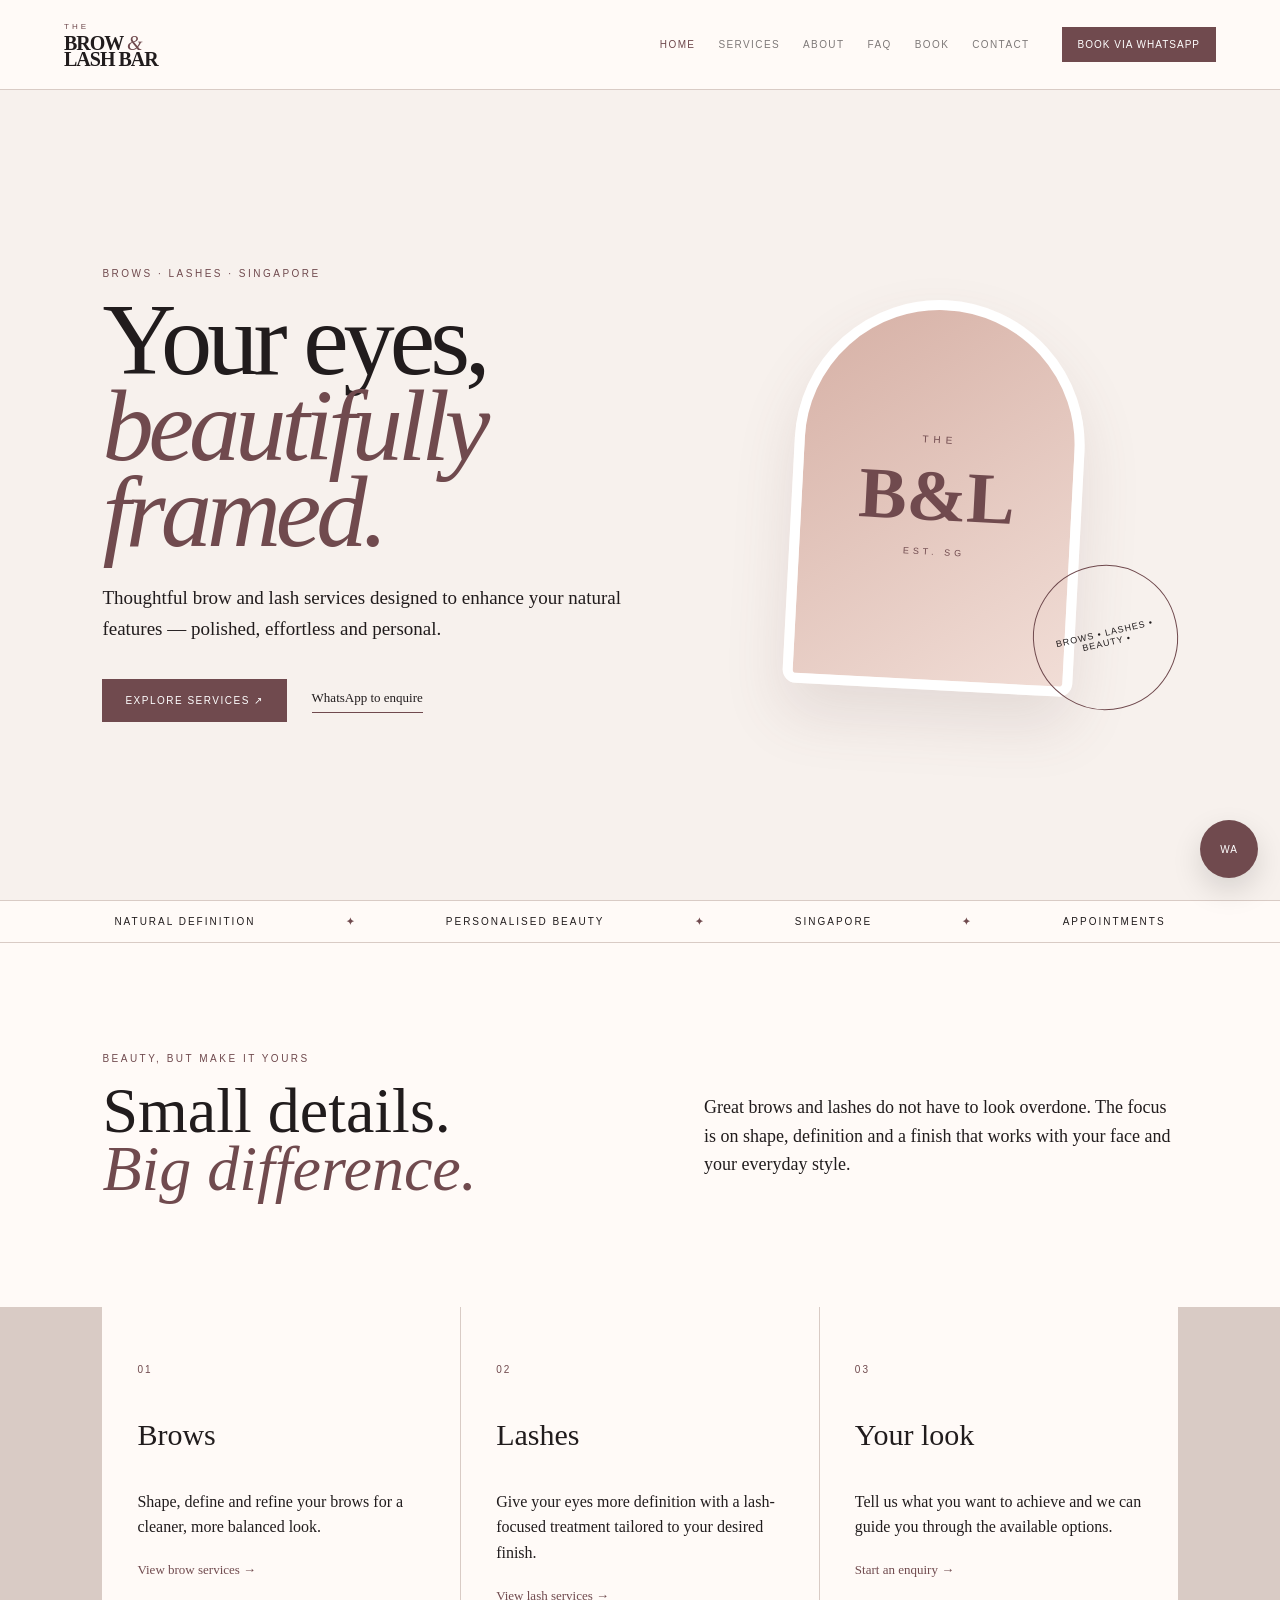
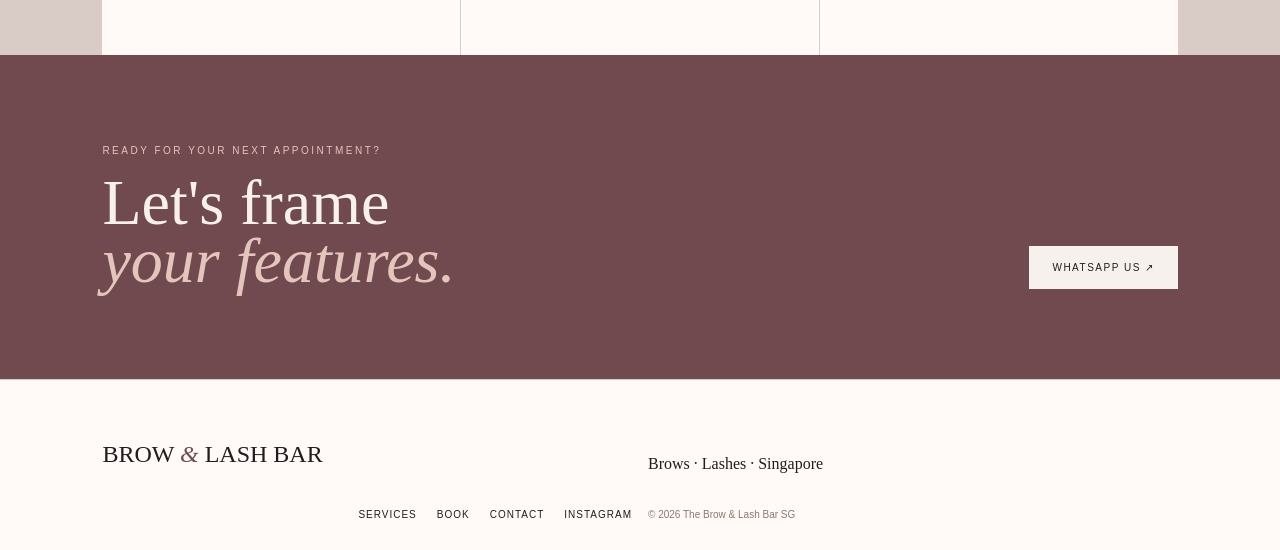
<file: index.html>
<!doctype html><html lang="en"><head><meta charset="utf-8"><meta name="viewport" content="width=device-width,initial-scale=1"><meta name="description" content="The Brow & Lash Bar SG — brows, lashes and beauty appointments in Singapore."><title>The Brow & Lash Bar SG | Brows & Lashes</title><link rel="stylesheet" href="styles.css"></head><body><div class="loader"><span>THE BROW & LASH BAR</span></div><header><a class="logo" href="index.html"><small>THE</small>BROW <i>&</i><br>LASH BAR</a><button class="menu">☰</button><nav><a class="active" href="index.html">Home</a><a href="services.html">Services</a><a href="about.html">About</a><a href="faq.html">FAQ</a><a href="book.html">Book</a><a href="contact.html">Contact</a></nav><a class="book-top" href="https://wa.me/6596779809">Book via WhatsApp</a></header><main><section class="hero"><div><p class="eyebrow">Brows · Lashes · Singapore</p><h1>Your eyes,<br><em>beautifully framed.</em></h1><p>Thoughtful brow and lash services designed to enhance your natural features — polished, effortless and personal.</p><div class="actions"><a class="btn" href="services.html">Explore services ↗</a><a class="under" href="https://wa.me/6596779809">WhatsApp to enquire</a></div></div><div class="hero-visual"><div class="arch"><span>THE</span><strong>B&L</strong><small>EST. SG</small></div><div class="orbit">BROWS • LASHES • BEAUTY •</div></div></section><section class="ticker"><span>Natural definition</span><b>✦</b><span>Personalised beauty</span><b>✦</b><span>Singapore</span><b>✦</b><span>Appointments</span></section><section class="intro"><div><p class="eyebrow">Beauty, but make it yours</p><h2>Small details.<br><em>Big difference.</em></h2></div><p>Great brows and lashes do not have to look overdone. The focus is on shape, definition and a finish that works with your face and your everyday style.</p></section><section class="services-preview"><article><span>01</span><h3>Brows</h3><p>Shape, define and refine your brows for a cleaner, more balanced look.</p><a href="services.html">View brow services →</a></article><article><span>02</span><h3>Lashes</h3><p>Give your eyes more definition with a lash-focused treatment tailored to your desired finish.</p><a href="services.html">View lash services →</a></article><article><span>03</span><h3>Your look</h3><p>Tell us what you want to achieve and we can guide you through the available options.</p><a href="book.html">Start an enquiry →</a></article></section><section class="cta"><div><p class="eyebrow">Ready for your next appointment?</p><h2>Let's frame<br><em>your features.</em></h2></div><a class="btn light" href="https://wa.me/6596779809">WhatsApp us ↗</a></section></main><footer><div class="flogo">BROW <i>&</i> LASH BAR</div><p>Brows · Lashes · Singapore</p><div class="links"><a href="services.html">Services</a><a href="book.html">Book</a><a href="contact.html">Contact</a><a href="https://www.instagram.com/thebrowandlashbar.sg/">Instagram</a></div><small>© 2026 The Brow & Lash Bar SG</small></footer><a class="float" href="https://wa.me/6596779809">WA</a><script src="script.js"></script></body></html>
</file>
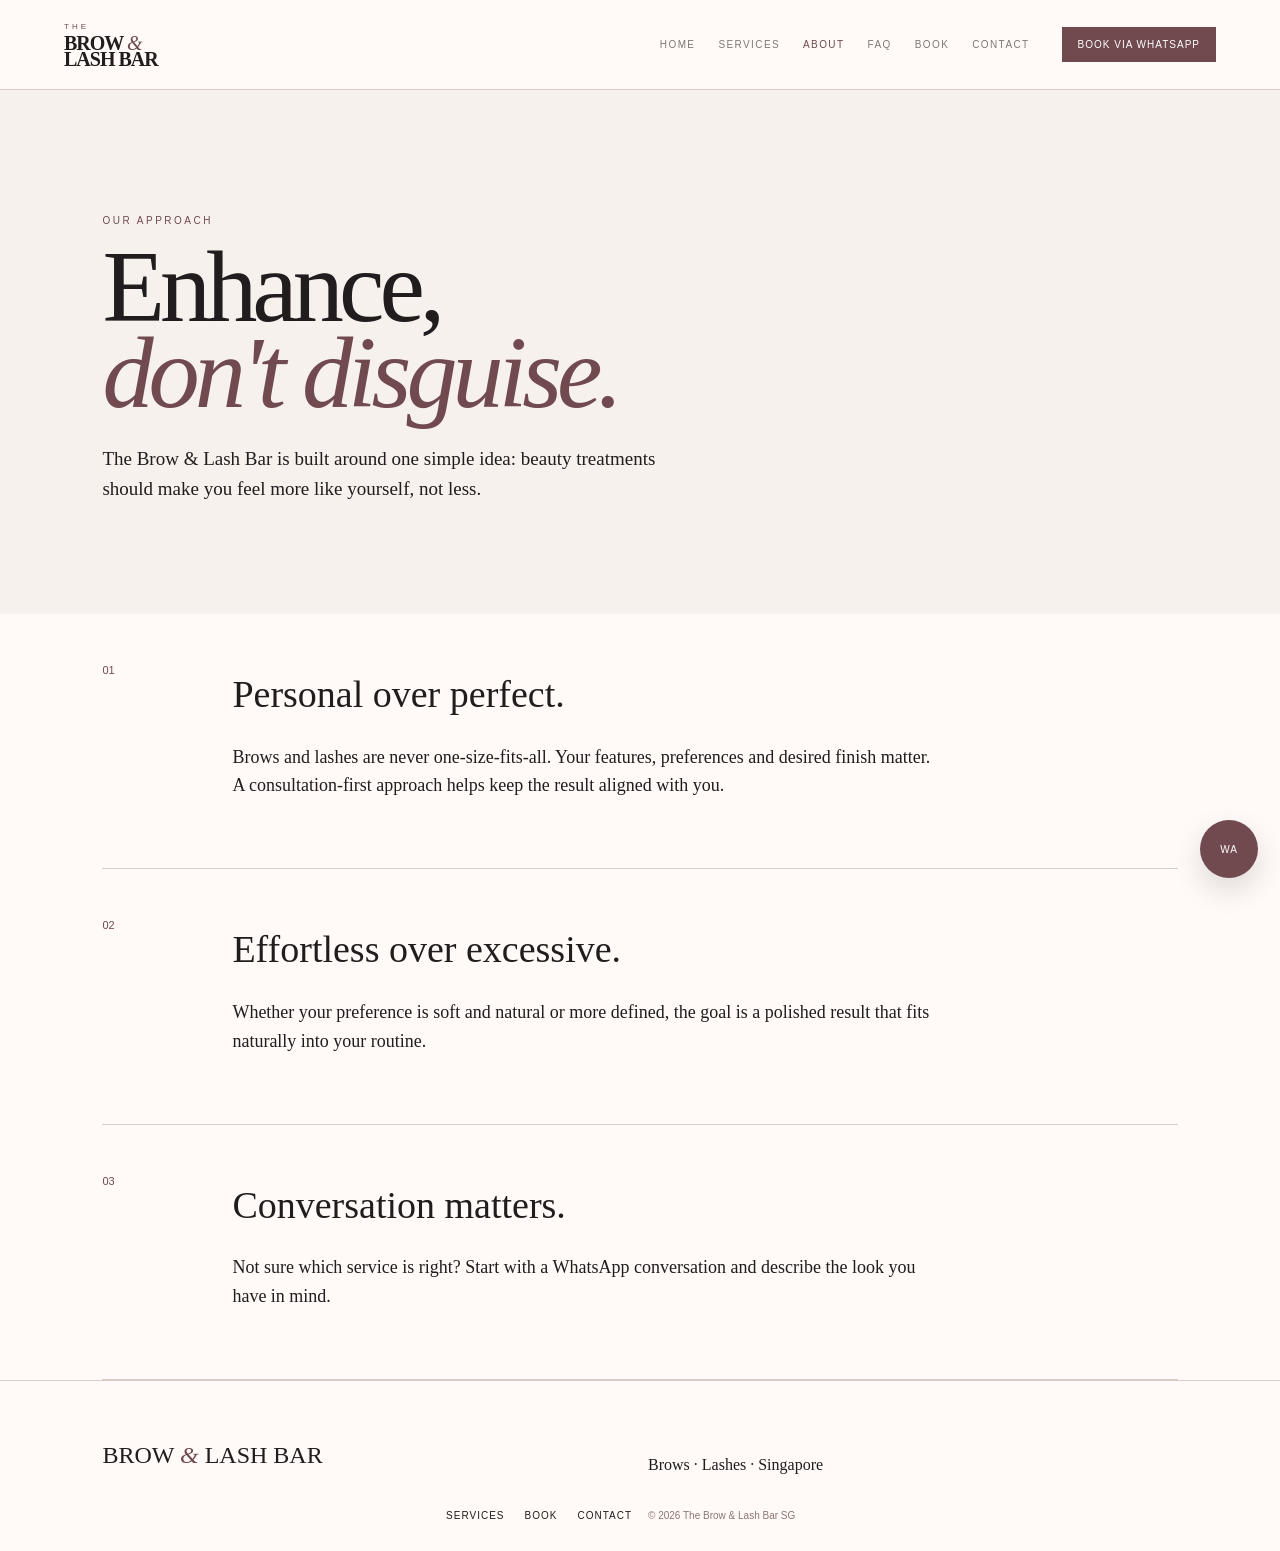
<file: about.html>
<!doctype html><html lang="en"><head><meta charset="utf-8"><meta name="viewport" content="width=device-width,initial-scale=1"><title>About | The Brow & Lash Bar</title><link rel="stylesheet" href="styles.css"></head><body><header><a class="logo" href="index.html"><small>THE</small>BROW <i>&</i><br>LASH BAR</a><button class="menu">☰</button><nav><a href="index.html">Home</a><a href="services.html">Services</a><a class="active" href="about.html">About</a><a href="faq.html">FAQ</a><a href="book.html">Book</a><a href="contact.html">Contact</a></nav><a class="book-top" href="https://wa.me/6596779809">Book via WhatsApp</a></header><main><section class="pagehead"><p class="eyebrow">Our approach</p><h1>Enhance,<br><em>don't disguise.</em></h1><p>The Brow & Lash Bar is built around one simple idea: beauty treatments should make you feel more like yourself, not less.</p></section><section class="about-grid"><div class="number">01</div><div><h2>Personal over perfect.</h2><p>Brows and lashes are never one-size-fits-all. Your features, preferences and desired finish matter. A consultation-first approach helps keep the result aligned with you.</p></div><div class="number">02</div><div><h2>Effortless over excessive.</h2><p>Whether your preference is soft and natural or more defined, the goal is a polished result that fits naturally into your routine.</p></div><div class="number">03</div><div><h2>Conversation matters.</h2><p>Not sure which service is right? Start with a WhatsApp conversation and describe the look you have in mind.</p></div></section></main><footer><div class="flogo">BROW <i>&</i> LASH BAR</div><p>Brows · Lashes · Singapore</p><div class="links"><a href="services.html">Services</a><a href="book.html">Book</a><a href="contact.html">Contact</a></div><small>© 2026 The Brow & Lash Bar SG</small></footer><a class="float" href="https://wa.me/6596779809">WA</a><script src="script.js"></script></body></html>
</file>
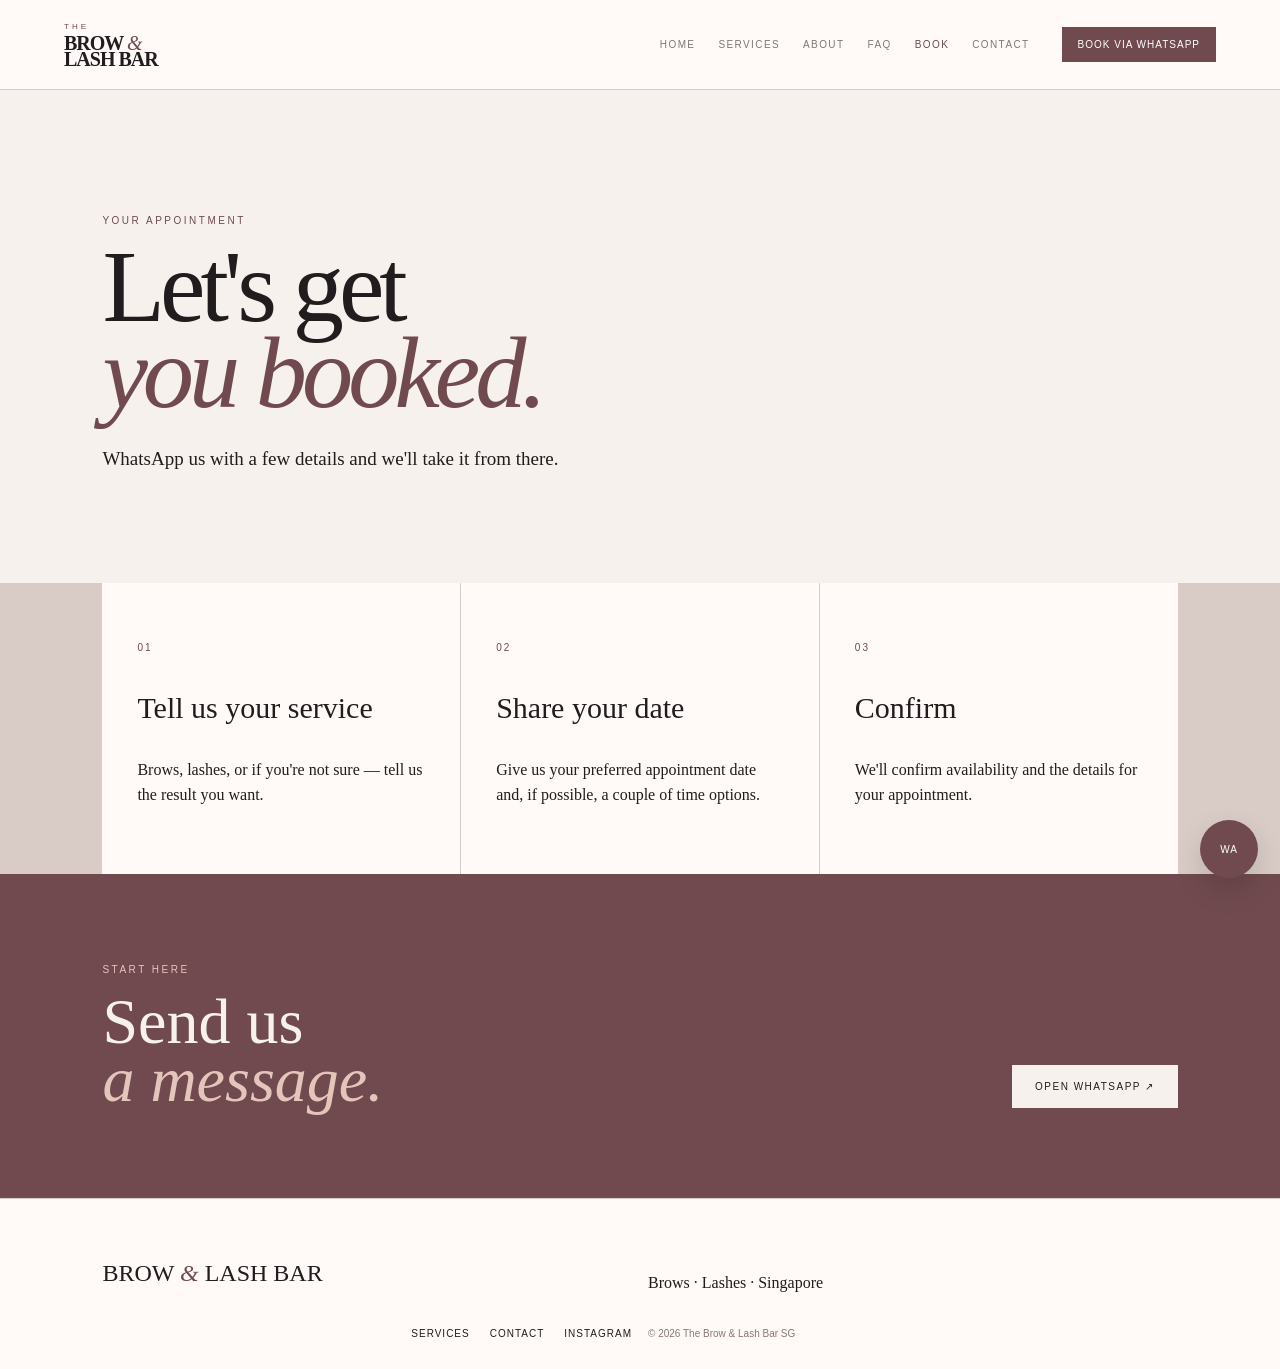
<file: book.html>
<!doctype html><html lang="en"><head><meta charset="utf-8"><meta name="viewport" content="width=device-width,initial-scale=1"><title>Book | The Brow & Lash Bar</title><link rel="stylesheet" href="styles.css"></head><body><header><a class="logo" href="index.html"><small>THE</small>BROW <i>&</i><br>LASH BAR</a><button class="menu">☰</button><nav><a href="index.html">Home</a><a href="services.html">Services</a><a href="about.html">About</a><a href="faq.html">FAQ</a><a class="active" href="book.html">Book</a><a href="contact.html">Contact</a></nav><a class="book-top" href="https://wa.me/6596779809">Book via WhatsApp</a></header><main><section class="pagehead"><p class="eyebrow">Your appointment</p><h1>Let's get<br><em>you booked.</em></h1><p>WhatsApp us with a few details and we'll take it from there.</p></section><section class="booking"><div class="booking-card"><span>01</span><h2>Tell us your service</h2><p>Brows, lashes, or if you're not sure — tell us the result you want.</p></div><div class="booking-card"><span>02</span><h2>Share your date</h2><p>Give us your preferred appointment date and, if possible, a couple of time options.</p></div><div class="booking-card"><span>03</span><h2>Confirm</h2><p>We'll confirm availability and the details for your appointment.</p></div></section><section class="cta"><div><p class="eyebrow">Start here</p><h2>Send us<br><em>a message.</em></h2></div><a class="btn light" href="https://wa.me/6596779809?text=Hi%20The%20Brow%20%26%20Lash%20Bar%2C%20I'd%20like%20to%20make%20an%20appointment.">Open WhatsApp ↗</a></section></main><footer><div class="flogo">BROW <i>&</i> LASH BAR</div><p>Brows · Lashes · Singapore</p><div class="links"><a href="services.html">Services</a><a href="contact.html">Contact</a><a href="https://www.instagram.com/thebrowandlashbar.sg/">Instagram</a></div><small>© 2026 The Brow & Lash Bar SG</small></footer><a class="float" href="https://wa.me/6596779809">WA</a><script src="script.js"></script></body></html>
</file>
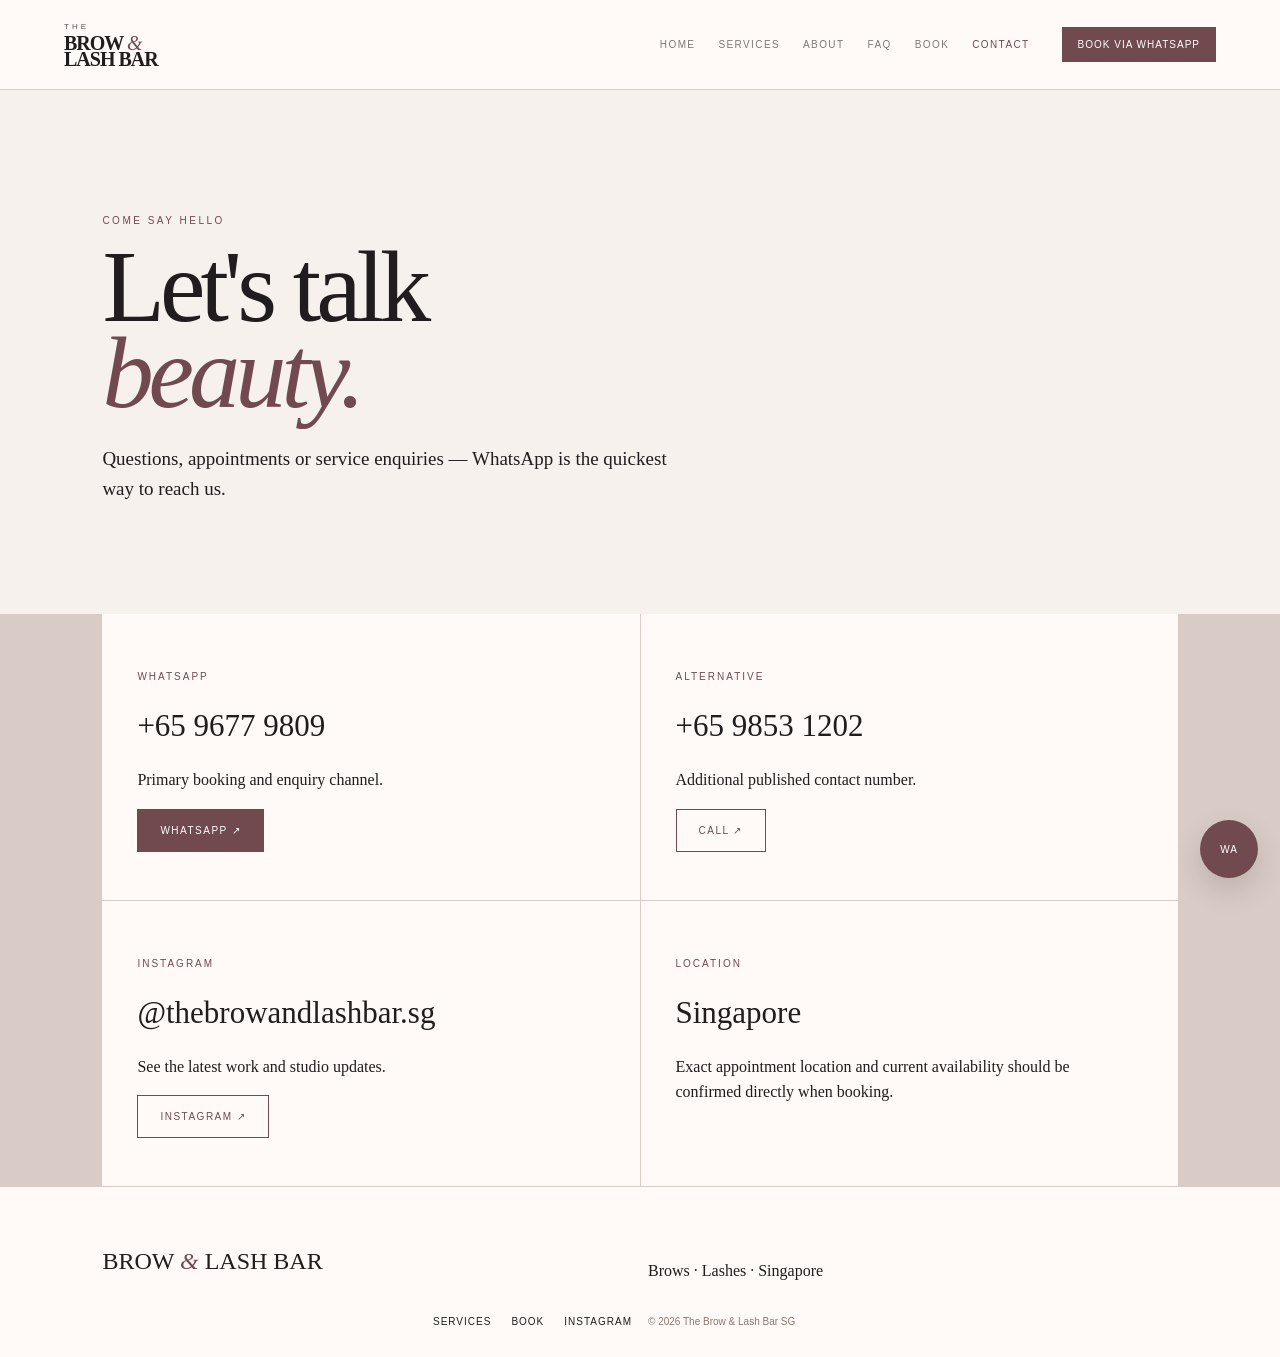
<file: contact.html>
<!doctype html><html lang="en"><head><meta charset="utf-8"><meta name="viewport" content="width=device-width,initial-scale=1"><title>Contact | The Brow & Lash Bar</title><link rel="stylesheet" href="styles.css"></head><body><header><a class="logo" href="index.html"><small>THE</small>BROW <i>&</i><br>LASH BAR</a><button class="menu">☰</button><nav><a href="index.html">Home</a><a href="services.html">Services</a><a href="about.html">About</a><a href="faq.html">FAQ</a><a href="book.html">Book</a><a class="active" href="contact.html">Contact</a></nav><a class="book-top" href="https://wa.me/6596779809">Book via WhatsApp</a></header><main><section class="pagehead"><p class="eyebrow">Come say hello</p><h1>Let's talk<br><em>beauty.</em></h1><p>Questions, appointments or service enquiries — WhatsApp is the quickest way to reach us.</p></section><section class="contact-grid"><article><span>WHATSAPP</span><h2>+65 9677 9809</h2><p>Primary booking and enquiry channel.</p><a class="btn" href="https://wa.me/6596779809">WhatsApp ↗</a></article><article><span>ALTERNATIVE</span><h2>+65 9853 1202</h2><p>Additional published contact number.</p><a class="btn outline" href="tel:+6598531202">Call ↗</a></article><article><span>INSTAGRAM</span><h2>@thebrowandlashbar.sg</h2><p>See the latest work and studio updates.</p><a class="btn outline" href="https://www.instagram.com/thebrowandlashbar.sg/">Instagram ↗</a></article><article><span>LOCATION</span><h2>Singapore</h2><p>Exact appointment location and current availability should be confirmed directly when booking.</p></article></section></main><footer><div class="flogo">BROW <i>&</i> LASH BAR</div><p>Brows · Lashes · Singapore</p><div class="links"><a href="services.html">Services</a><a href="book.html">Book</a><a href="https://www.instagram.com/thebrowandlashbar.sg/">Instagram</a></div><small>© 2026 The Brow & Lash Bar SG</small></footer><a class="float" href="https://wa.me/6596779809">WA</a><script src="script.js"></script></body></html>
</file>
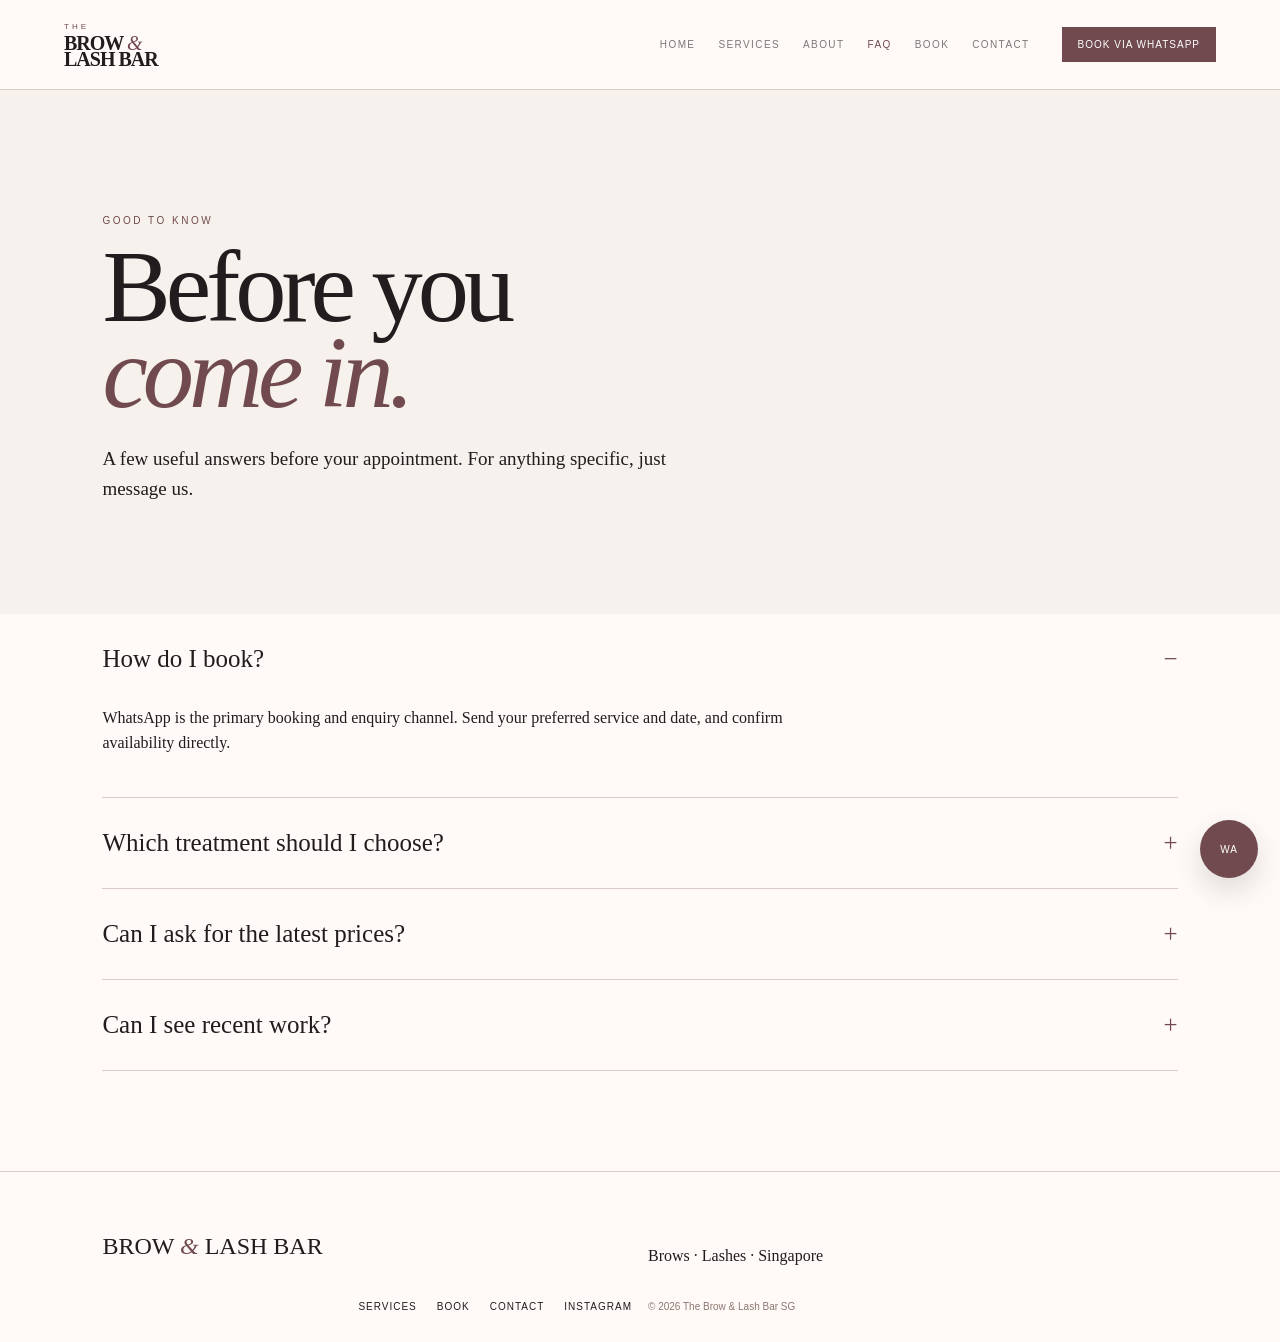
<file: faq.html>
<!doctype html><html lang="en"><head><meta charset="utf-8"><meta name="viewport" content="width=device-width,initial-scale=1"><title>FAQ | The Brow & Lash Bar</title><link rel="stylesheet" href="styles.css"></head><body><header><a class="logo" href="index.html"><small>THE</small>BROW <i>&</i><br>LASH BAR</a><button class="menu">☰</button><nav><a href="index.html">Home</a><a href="services.html">Services</a><a href="about.html">About</a><a class="active" href="faq.html">FAQ</a><a href="book.html">Book</a><a href="contact.html">Contact</a></nav><a class="book-top" href="https://wa.me/6596779809">Book via WhatsApp</a></header><main><section class="pagehead"><p class="eyebrow">Good to know</p><h1>Before you<br><em>come in.</em></h1><p>A few useful answers before your appointment. For anything specific, just message us.</p></section><section class="faq"><details open><summary>How do I book?</summary><p>WhatsApp is the primary booking and enquiry channel. Send your preferred service and date, and confirm availability directly.</p></details><details><summary>Which treatment should I choose?</summary><p>If you are unsure, describe the look you want and your current brow/lash situation. The team can guide you toward the appropriate available service.</p></details><details><summary>Can I ask for the latest prices?</summary><p>Yes. Menu items and prices can change, so message WhatsApp for the current service menu before booking.</p></details><details><summary>Can I see recent work?</summary><p>Visit the studio's Instagram for current beauty work and updates.</p></details></section></main><footer><div class="flogo">BROW <i>&</i> LASH BAR</div><p>Brows · Lashes · Singapore</p><div class="links"><a href="services.html">Services</a><a href="book.html">Book</a><a href="contact.html">Contact</a><a href="https://www.instagram.com/thebrowandlashbar.sg/">Instagram</a></div><small>© 2026 The Brow & Lash Bar SG</small></footer><a class="float" href="https://wa.me/6596779809">WA</a><script src="script.js"></script></body></html>
</file>
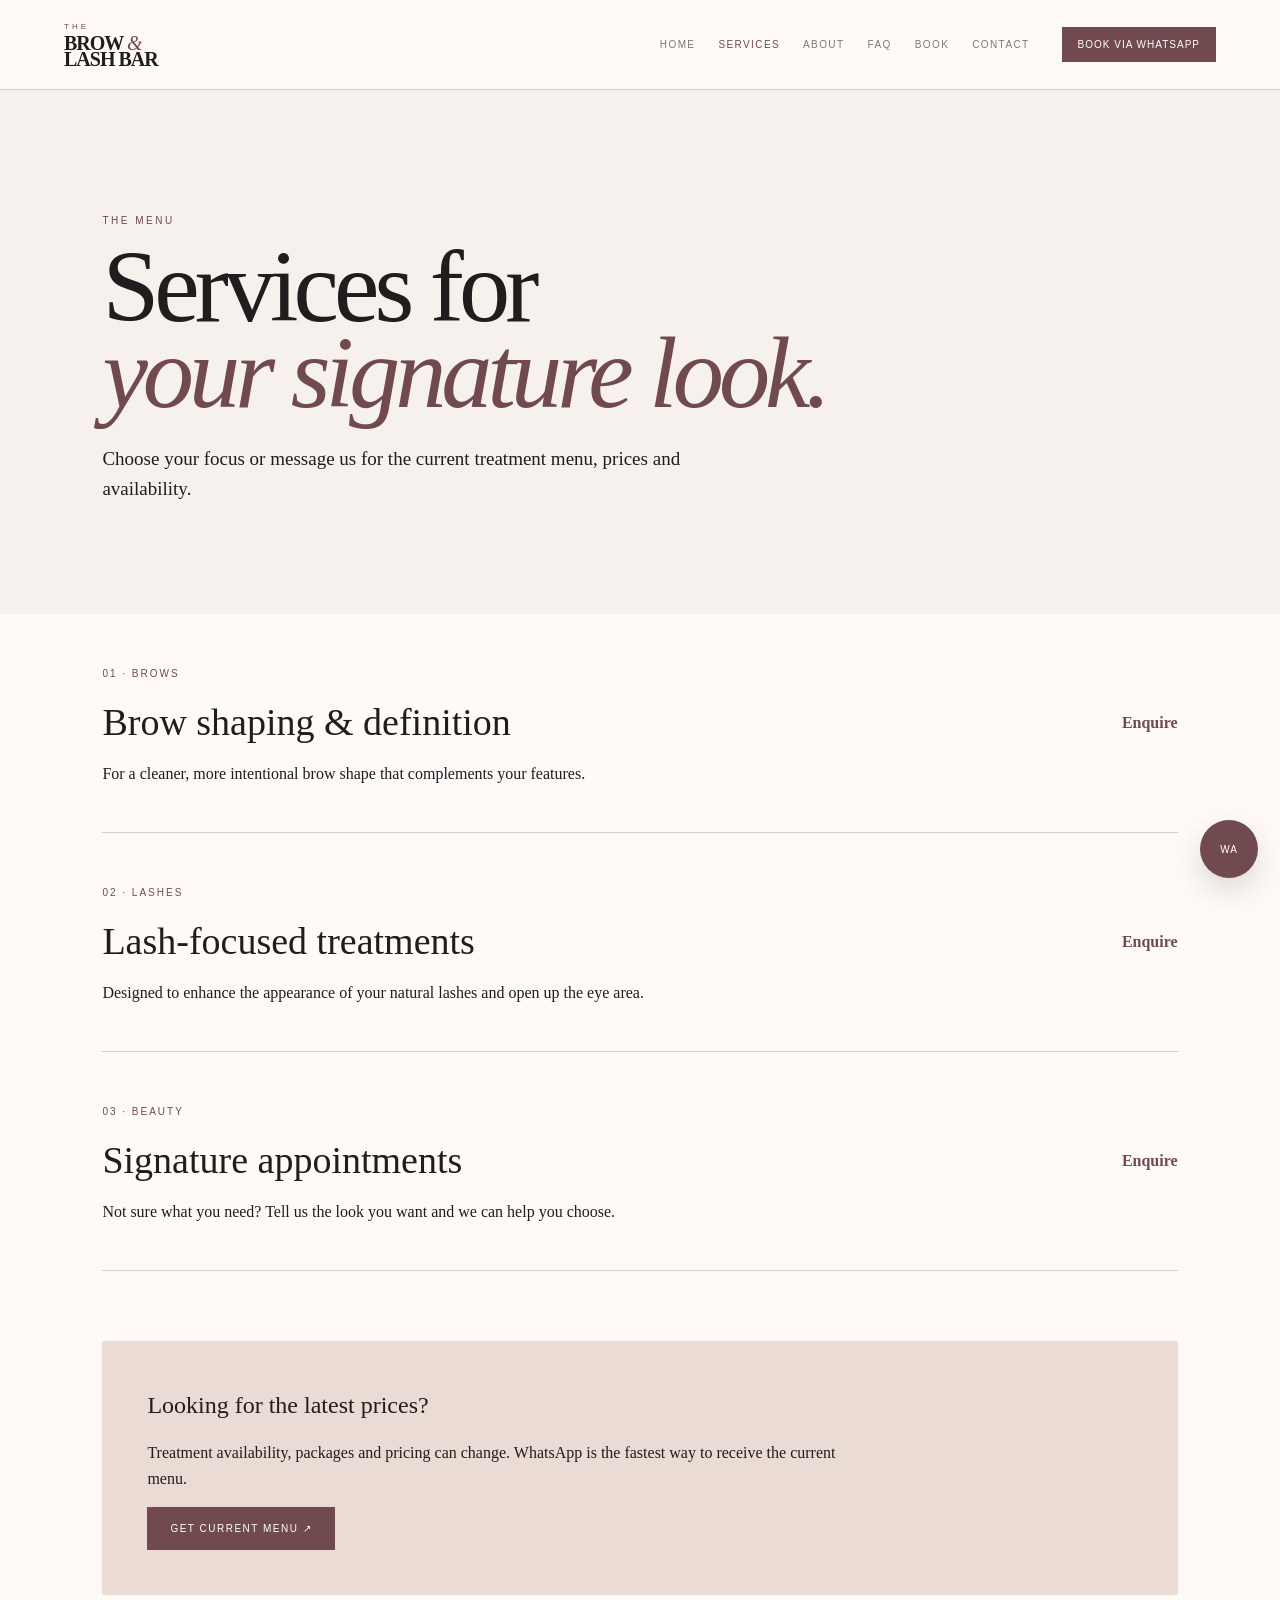
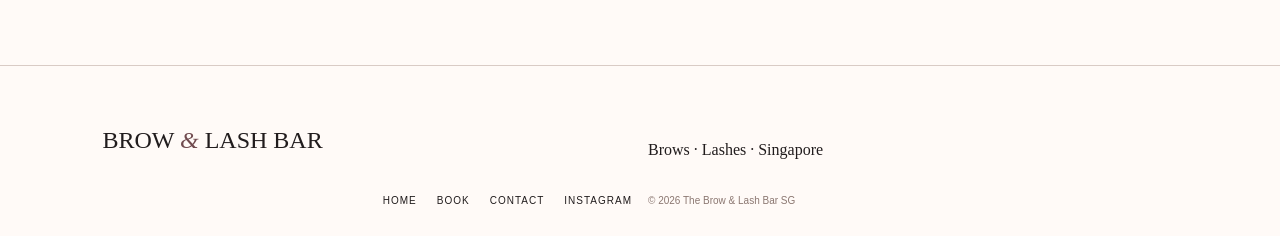
<file: services.html>
<!doctype html><html lang="en"><head><meta charset="utf-8"><meta name="viewport" content="width=device-width,initial-scale=1"><title>Services | The Brow & Lash Bar</title><link rel="stylesheet" href="styles.css"></head><body><header><a class="logo" href="index.html"><small>THE</small>BROW <i>&</i><br>LASH BAR</a><button class="menu">☰</button><nav><a href="index.html">Home</a><a class="active" href="services.html">Services</a><a href="about.html">About</a><a href="faq.html">FAQ</a><a href="book.html">Book</a><a href="contact.html">Contact</a></nav><a class="book-top" href="https://wa.me/6596779809">Book via WhatsApp</a></header><main><section class="pagehead"><p class="eyebrow">The menu</p><h1>Services for<br><em>your signature look.</em></h1><p>Choose your focus or message us for the current treatment menu, prices and availability.</p></section><section class="service-list"><article><div><span>01 · BROWS</span><h2>Brow shaping & definition</h2><p>For a cleaner, more intentional brow shape that complements your features.</p></div><b>Enquire</b></article><article><div><span>02 · LASHES</span><h2>Lash-focused treatments</h2><p>Designed to enhance the appearance of your natural lashes and open up the eye area.</p></div><b>Enquire</b></article><article><div><span>03 · BEAUTY</span><h2>Signature appointments</h2><p>Not sure what you need? Tell us the look you want and we can help you choose.</p></div><b>Enquire</b></article></section><section class="price-note"><strong>Looking for the latest prices?</strong><p>Treatment availability, packages and pricing can change. WhatsApp is the fastest way to receive the current menu.</p><a class="btn" href="https://wa.me/6596779809">Get current menu ↗</a></section></main><footer><div class="flogo">BROW <i>&</i> LASH BAR</div><p>Brows · Lashes · Singapore</p><div class="links"><a href="index.html">Home</a><a href="book.html">Book</a><a href="contact.html">Contact</a><a href="https://www.instagram.com/thebrowandlashbar.sg/">Instagram</a></div><small>© 2026 The Brow & Lash Bar SG</small></footer><a class="float" href="https://wa.me/6596779809">WA</a><script src="script.js"></script></body></html>
</file>
<file: styles.css>
:root{--ink:#211c1d;--cream:#f7f1ed;--rose:#d9b7ad;--dust:#eadbd5;--wine:#704a4e;--line:#d9cbc5;--white:#fffaf7}*{box-sizing:border-box}html{scroll-behavior:smooth}body{margin:0;color:var(--ink);background:var(--white);font-family:Georgia,'Times New Roman',serif;line-height:1.6}a{text-decoration:none;color:inherit}header{height:90px;padding:16px 5vw;display:flex;align-items:center;gap:32px;border-bottom:1px solid var(--line);background:#fffaf7eb;backdrop-filter:blur(14px);position:sticky;top:0;z-index:20}.logo{font-weight:700;font-size:20px;line-height:.78;letter-spacing:-1px;margin-right:auto}.logo small{display:block;font:8px Arial;letter-spacing:3px;margin-bottom:5px;color:var(--wine)}.logo i,.flogo i,h1 em,h2 em{font-weight:400;color:var(--wine)}nav{display:flex;gap:23px;font:10px Arial;text-transform:uppercase;letter-spacing:1.4px}nav a{opacity:.58}nav a:hover,nav a.active{opacity:1;color:var(--wine)}.book-top{font:10px Arial;text-transform:uppercase;letter-spacing:1px;background:var(--wine);color:#fff;padding:12px 16px}.menu{display:none;background:none;border:0;font-size:23px}.hero{min-height:calc(100vh - 90px);padding:8vw;display:grid;grid-template-columns:1.05fr .95fr;align-items:center;gap:5vw;background:var(--cream)}.eyebrow{font:10px Arial;text-transform:uppercase;letter-spacing:2.5px;color:var(--wine);margin:0 0 18px}.hero h1,.pagehead h1{font-size:clamp(55px,8vw,105px);line-height:.84;letter-spacing:-5px;font-weight:400;margin:0 0 28px}.hero p:not(.eyebrow),.pagehead>p:last-child{font-size:19px;max-width:600px}.actions{display:flex;gap:25px;align-items:center;margin-top:35px}.btn{display:inline-block;background:var(--wine);color:white;padding:15px 22px;font:10px Arial;text-transform:uppercase;letter-spacing:1.5px;border:1px solid var(--wine);transition:.3s}.btn:hover{transform:translateY(-3px);background:var(--ink)}.btn.light{background:var(--cream);color:var(--ink);border-color:var(--cream)}.btn.outline{background:transparent;color:var(--wine)}.under{font-size:13px;border-bottom:1px solid var(--wine);padding-bottom:3px}.hero-visual{height:520px;position:relative;display:grid;place-items:center}.arch{width:290px;height:390px;border-radius:160px 160px 15px 15px;background:linear-gradient(145deg,#d6b0a5,#f1ddd6);border:10px solid #fff;box-shadow:0 30px 60px #704a4e22;display:flex;flex-direction:column;justify-content:center;align-items:center;color:var(--wine);transform:rotate(3deg)}.arch span{font:10px Arial;letter-spacing:5px}.arch strong{font-size:72px;line-height:1;margin:15px 0}.arch small{font:9px Arial;letter-spacing:4px}.orbit{position:absolute;right:0;bottom:45px;width:145px;height:145px;border:1px solid var(--wine);border-radius:50%;display:grid;place-items:center;text-align:center;font:9px Arial;letter-spacing:1px;transform:rotate(-13deg)}.ticker{display:flex;justify-content:space-around;gap:15px;flex-wrap:wrap;padding:15px 6vw;border-block:1px solid var(--line);font:10px Arial;text-transform:uppercase;letter-spacing:2px}.ticker b{color:var(--wine)}.intro{padding:110px 8vw;display:grid;grid-template-columns:1fr 1fr;gap:10vw;align-items:end}.intro h2,.cta h2{font-size:clamp(43px,5vw,72px);line-height:.9;font-weight:400;margin:0}.intro>p{font-size:18px}.services-preview{display:grid;grid-template-columns:repeat(3,1fr);background:var(--line);gap:1px;padding:0 8vw}.services-preview article{background:var(--white);padding:48px 35px;min-height:280px}.services-preview span,.service-list span,.booking-card span,.contact-grid span{font:10px Arial;letter-spacing:2px;color:var(--wine)}.services-preview h3{font-size:30px;font-weight:400}.services-preview a{font-size:13px;color:var(--wine)}.cta{padding:90px 8vw;background:var(--wine);color:var(--cream);display:flex;align-items:end;justify-content:space-between;gap:30px}.cta .eyebrow{color:#e4c5bc}.cta h2 em{color:#e4c5bc}.pagehead{padding:125px 8vw 90px;background:var(--cream)}.service-list{padding:0 8vw}.service-list article{display:flex;justify-content:space-between;gap:30px;align-items:center;padding:45px 0;border-bottom:1px solid var(--line)}.service-list h2{font-size:38px;font-weight:400;margin:8px 0}.service-list p{max-width:650px;margin:0}.service-list b{color:var(--wine);white-space:nowrap}.price-note{margin:70px 8vw;padding:45px;background:var(--dust)}.price-note strong{font-size:24px;font-weight:400}.price-note p{max-width:700px}.about-grid{display:grid;grid-template-columns:130px 1fr;padding:0 8vw}.about-grid>div{padding:50px 0;border-bottom:1px solid var(--line)}.about-grid .number{font:11px Arial;color:var(--wine)}.about-grid h2{font-size:38px;font-weight:400;margin:0 0 10px}.about-grid p{max-width:700px;font-size:18px}.faq{padding:0 8vw 100px}.faq details{border-bottom:1px solid var(--line);padding:25px 0}.faq summary{cursor:pointer;font-size:25px;list-style:none}.faq summary::-webkit-details-marker{display:none}.faq summary:after{content:'+';float:right;color:var(--wine)}.faq details[open] summary:after{content:'−'}.faq p{max-width:700px;padding-top:10px}.booking{display:grid;grid-template-columns:repeat(3,1fr);gap:1px;background:var(--line);padding:0 8vw}.booking-card{background:var(--white);padding:50px 35px;min-height:270px}.booking-card h2{font-size:30px;font-weight:400}.contact-grid{display:grid;grid-template-columns:repeat(2,1fr);gap:1px;background:var(--line);padding:0 8vw}.contact-grid article{background:var(--white);padding:48px 35px;min-height:270px}.contact-grid h2{font-size:31px;font-weight:400;margin:14px 0}.contact-grid p{max-width:450px}footer{padding:55px 8vw 30px;border-top:1px solid var(--line);display:grid;grid-template-columns:1fr 1fr;gap:16px}.flogo{font-size:24px}.links{display:flex;gap:20px;justify-content:flex-end;font:10px Arial;text-transform:uppercase;letter-spacing:1px}.links a:hover{color:var(--wine)}footer small{font:10px Arial;color:#8b7771}.float{position:fixed;right:22px;bottom:22px;width:58px;height:58px;border-radius:50%;display:grid;place-items:center;background:var(--wine);color:#fff;font:10px Arial;letter-spacing:1px;z-index:30;box-shadow:0 12px 30px #0002}.loader{position:fixed;inset:0;background:var(--wine);color:var(--cream);z-index:100;display:grid;place-items:center;transition:.6s}.loader span{font:10px Arial;letter-spacing:4px}.loader.hide{opacity:0;pointer-events:none}@media(max-width:850px){header{height:76px;padding:14px 5vw}.book-top{display:none}.menu{display:block;order:3}nav{display:none;position:absolute;top:76px;left:0;right:0;padding:25px 8vw;background:var(--white);flex-direction:column;border-bottom:1px solid var(--line)}nav.open{display:flex}.hero,.intro{grid-template-columns:1fr}.hero{padding:75px 7vw}.hero h1,.pagehead h1{font-size:clamp(53px,15vw,80px);letter-spacing:-3px}.hero-visual{height:390px}.arch{width:230px;height:315px}.arch strong{font-size:58px}.ticker{justify-content:center}.intro{padding:75px 7vw}.services-preview,.booking,.contact-grid{grid-template-columns:1fr;padding:0 7vw}.services-preview article,.booking-card{min-height:auto}.cta{padding:70px 7vw;flex-direction:column;align-items:flex-start}.pagehead{padding:80px 7vw}.service-list{padding:0 7vw}.service-list article{flex-direction:column;align-items:flex-start}.about-grid{padding:0 7vw;grid-template-columns:60px 1fr}.about-grid>div{padding:35px 0}.faq{padding:0 7vw 70px}.contact-grid article{min-height:auto}footer{padding:45px 7vw;grid-template-columns:1fr}.links{justify-content:flex-start;flex-wrap:wrap}}
</file>
